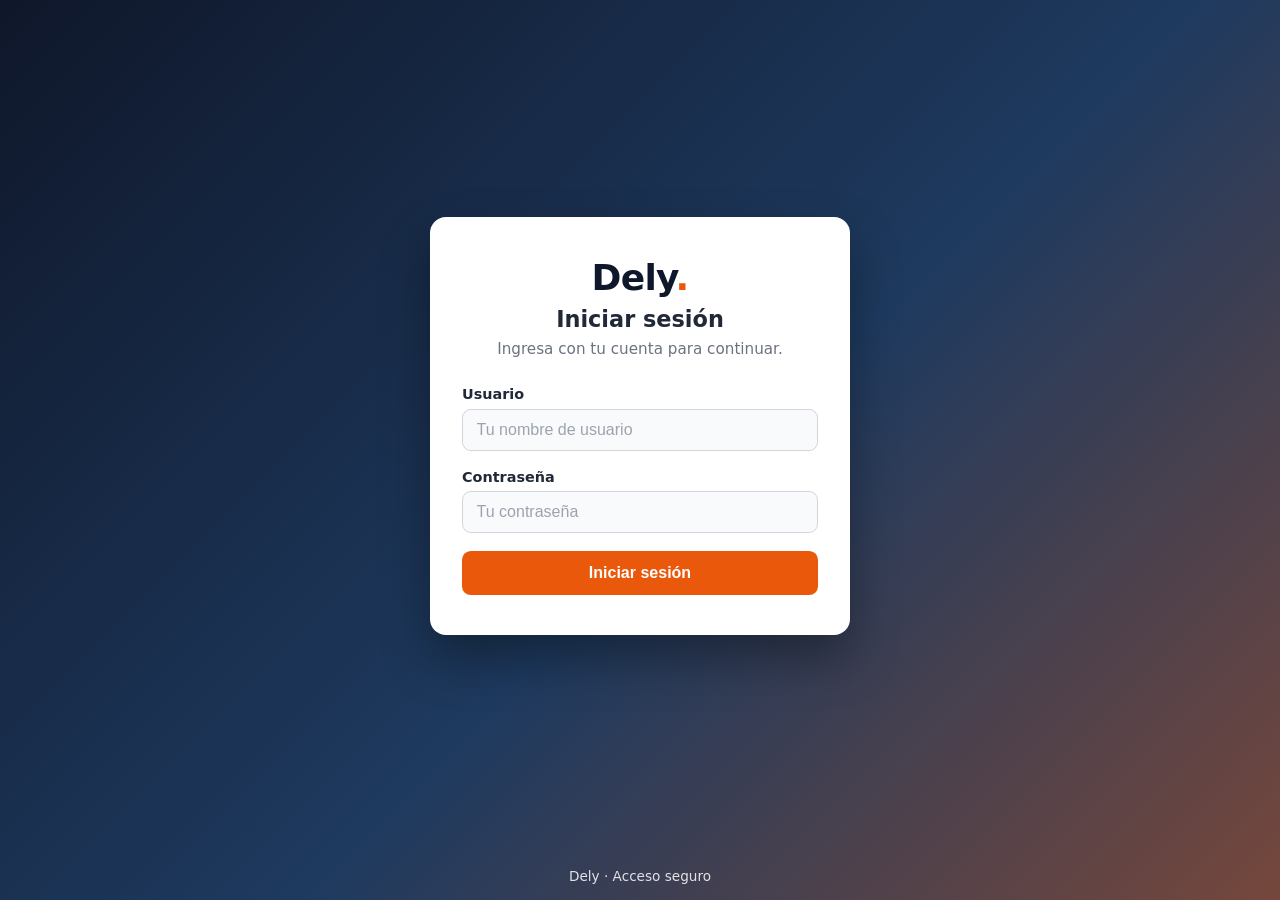
<file: ticket-JOACO/Frontend/index.html>
<!DOCTYPE html>
<html lang="es">
<head>
    <meta charset="UTF-8">

    <meta
        name="viewport"
        content="width=device-width, initial-scale=1.0"
    >

    <meta
        name="description"
        content="Dely - Inicia sesión para acceder a tu cuenta."
    >

    <title>Iniciar sesión | Dely</title>

    <link rel="stylesheet" href="css/estilos.css?v=2">

    <script src="js/login.js" defer></script>  <!--el defer hace que el codigo js se cargue desde el inicio-->

</head>

<body class="dely-login">
    <main class="dely-login__contenedor">
        <section
            class="dely-login__tarjeta"
            aria-labelledby="titulo-login"
        >
            <header class="dely-login__marca">
                <p class="dely-login__logo" aria-hidden="true">
                    Dely<span class="dely-login__punto">.</span>
                </p>

                <h1 id="titulo-login">
                    Iniciar sesión
                </h1>

                <p class="dely-login__subtitulo">
                    Ingresa con tu cuenta para continuar.
                </p>
            </header>

            <form id="formulario-login">
                <div class="dely-login__campo">
                    <label
                        class="dely-login__etiqueta"
                        for="usuario"
                    >
                        Usuario
                    </label>

                    <input
                        class="dely-login__input"
                        type="text"
                        id="usuario"
                        name="usuario"
                        maxlength="50"
                        autocomplete="username"
                        placeholder="Tu nombre de usuario"
                        required
                    >
                </div>

                <div class="dely-login__campo">
                    <label
                        class="dely-login__etiqueta"
                        for="password"
                    >
                        Contraseña
                    </label>

                    <input
                        class="dely-login__input"
                        type="password"
                        id="password"
                        name="password"
                        autocomplete="current-password"
                        placeholder="Tu contraseña"
                        required
                    >
                </div>

                <p
                    id="mensaje-error"
                    class="dely-login__error"
                    role="alert"
                    hidden
                ></p>

                <button
                    class="dely-login__boton"
                    type="submit"
                >
                    Iniciar sesión
                </button>
            </form>
        </section>
    </main>

    <footer class="dely-login__pie">
        <p>Dely · Acceso seguro</p>
    </footer>
</body>
</html>
</file>
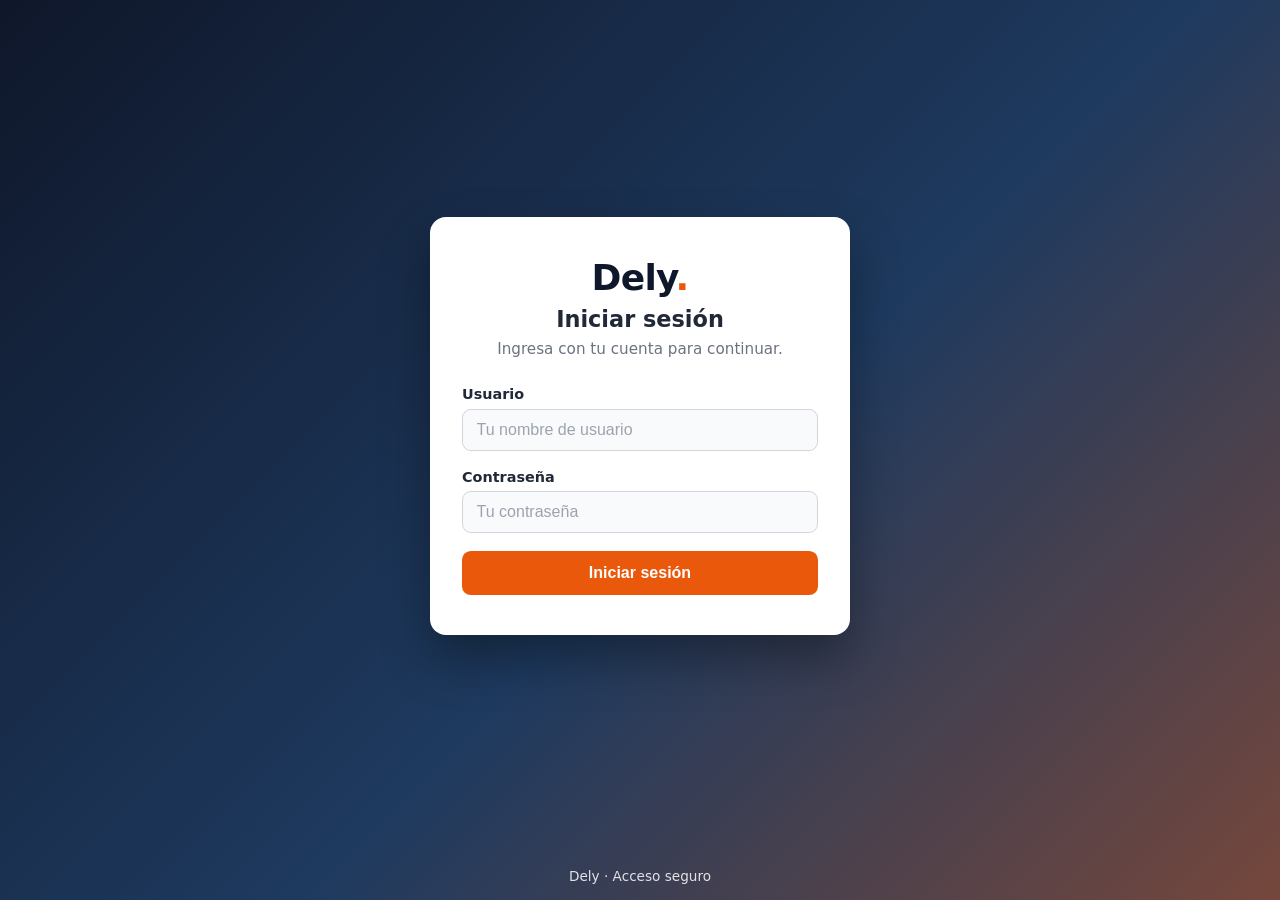
<file: ticket-JOACO/Frontend/templates/crear-usuario.html>
<!DOCTYPE html>
<html lang="es">
<head>
    <meta charset="UTF-8">

    <meta
        name="viewport"
        content="width=device-width, initial-scale=1.0"
    >

    <title>Crear usuario | Dely</title>

    <link rel="stylesheet" href="../css/estilos.css?v=2">

    <script src="../js/crear-usuario.js" defer></script>

</head>

<body class="dely-app">
    <header class="dely-app__encabezado">
        <h1 class="dely-app__titulo">Crear usuario</h1>

        <nav class="dely-app__nav">
            <a class="dely-app__enlace" href="encargado.html">Volver</a>
        </nav>
    </header>

    <main class="dely-app__principal">
        <section class="dely-app__tarjeta">
            <h2 class="dely-app__subtitulo">
                Datos del nuevo usuario
            </h2>

            <form id="formulario-usuario">
                <div class="dely-app__campo">
                    <label class="dely-app__etiqueta" for="cedula">Cédula</label>

                    <input class="dely-app__input"
                        type="text"
                        id="cedula"
                        name="cedula"
                        minlength="8"
                        maxlength="8"
                        inputmode="numeric"
                        required
                    >
                </div>

                <div class="dely-app__campo">
                    <label class="dely-app__etiqueta" for="nombre">Nombre</label>

                    <input class="dely-app__input"
                        type="text"
                        id="nombre"
                        name="nombre"
                        autocomplete="given-name"
                        required
                    >
                </div>

                <div class="dely-app__campo">
                    <label class="dely-app__etiqueta" for="apellido">Apellido</label>

                    <input class="dely-app__input"
                        type="text"
                        id="apellido"
                        name="apellido"
                        autocomplete="family-name"
                        required
                    >
                </div>

                <div class="dely-app__campo">
                    <label class="dely-app__etiqueta" for="usuario">Nombre de usuario</label>

                    <input class="dely-app__input"
                        type="text"
                        id="usuario"
                        name="usuario"
                        minlength="3"
                        maxlength="50"
                        autocomplete="username"
                        required
                    >
                </div>

                <div class="dely-app__campo">
                    <label class="dely-app__etiqueta" for="password">Contraseña</label>

                    <input class="dely-app__input"
                        type="password"
                        id="password"
                        name="password"
                        minlength="8"
                        autocomplete="new-password"
                        required
                    >
                </div>

                <div class="dely-app__campo">
                    <label class="dely-app__etiqueta" for="rol">Rol</label>

                    <select class="dely-app__input" id="rol" name="rol" required>
                        <option value="">Selecciona un rol</option>
                        <option value="repartidor">Repartidor</option>
                        <option value="encargado">Encargado</option>
                    </select>
                </div>

                <p class="dely-app__error" id="mensaje-error" role="alert" hidden></p>

                <p class="dely-app__exito" id="mensaje-exito" role="status" hidden></p>

                <button class="dely-app__boton" type="submit">
                    Crear usuario
                </button>
            </form>
        </section>
    </main>
</body>
</html>
</file>
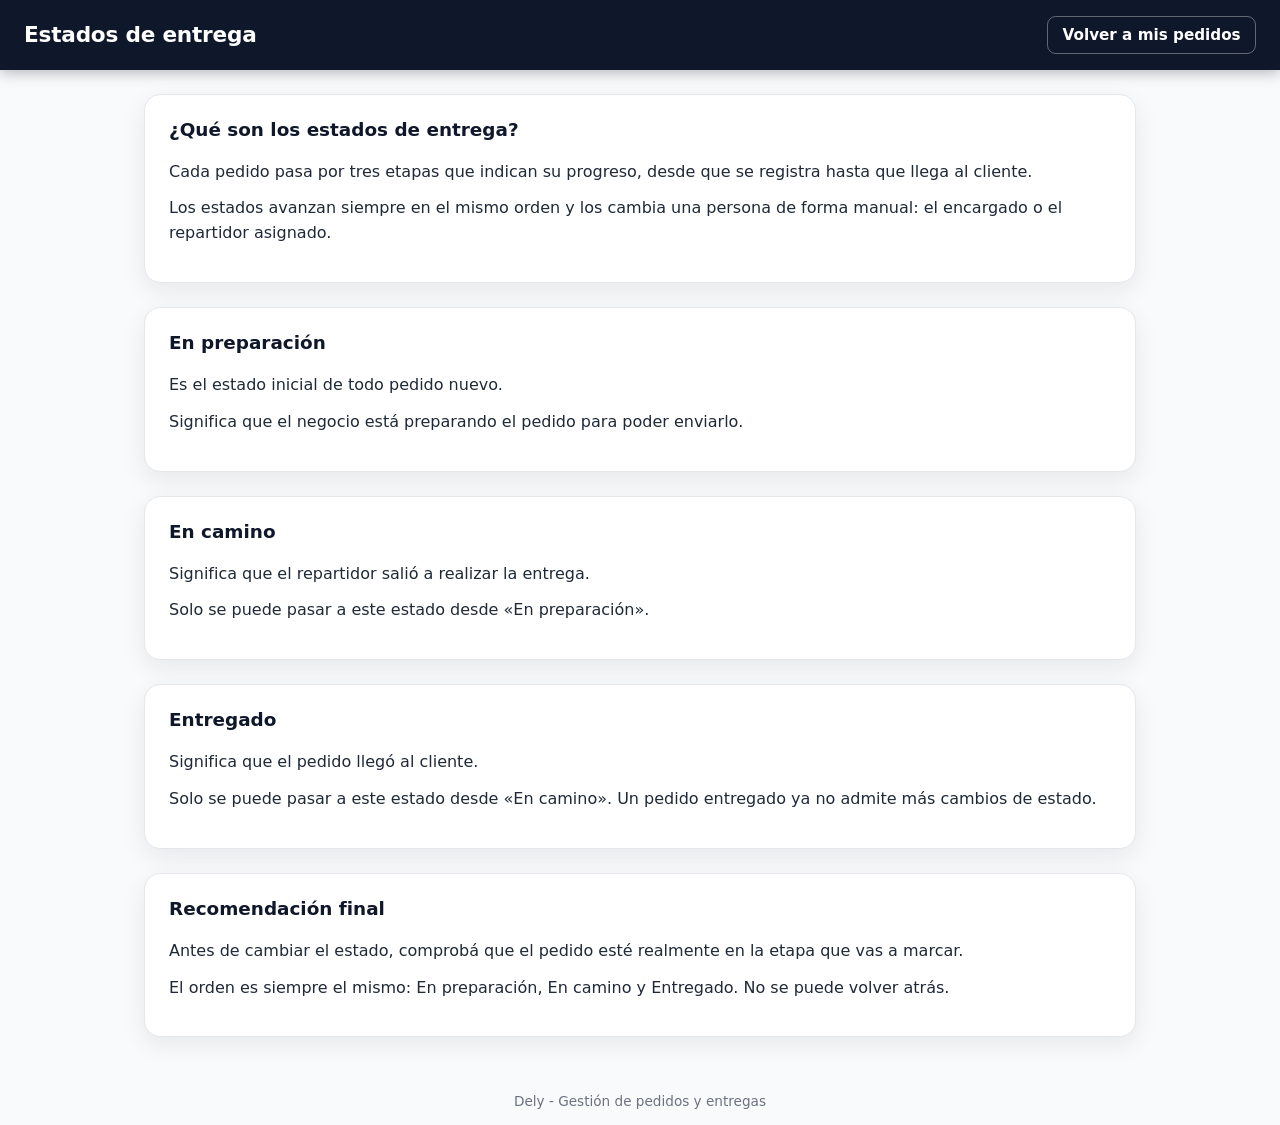
<file: ticket-JOACO/Frontend/templates/criterios-prioridad.html>
<!DOCTYPE html>
<html lang="es">
<head>
    <meta charset="UTF-8">

    <meta
        name="viewport"
        content="width=device-width, initial-scale=1.0"
    >

    <meta
        name="description"
        content="Etapas de entrega de un pedido en Dely."
    >

    <title>Estados de entrega | Dely</title>

    <link rel="stylesheet" href="../css/estilos.css?v=2">

</head>

<body class="dely-app">
    <header class="dely-app__encabezado">
        <h1 class="dely-app__titulo">Estados de entrega</h1>

        <nav class="dely-app__nav">
            <a class="dely-app__enlace" href="repartidor.html">
                Volver a mis pedidos
            </a>
        </nav>
    </header>

    <main class="dely-app__principal">
        <section class="dely-app__tarjeta" aria-labelledby="introduccion">
            <h2 class="dely-app__subtitulo" id="introduccion">
                ¿Qué son los estados de entrega?
            </h2>

            <p>
                Cada pedido pasa por tres etapas que indican su
                progreso, desde que se registra hasta que llega al
                cliente.
            </p>

            <p>
                Los estados avanzan siempre en el mismo orden y los
                cambia una persona de forma manual: el encargado o
                el repartidor asignado.
            </p>
        </section>

        <section class="dely-app__tarjeta" aria-labelledby="estado-preparacion">
            <h2 class="dely-app__subtitulo" id="estado-preparacion">En preparación</h2>

            <p>
                Es el estado inicial de todo pedido nuevo.
            </p>

            <p>
                Significa que el negocio está preparando el pedido
                para poder enviarlo.
            </p>
        </section>

        <section class="dely-app__tarjeta" aria-labelledby="estado-camino">
            <h2 class="dely-app__subtitulo" id="estado-camino">En camino</h2>

            <p>
                Significa que el repartidor salió a realizar la
                entrega.
            </p>

            <p>
                Solo se puede pasar a este estado desde
                «En preparación».
            </p>
        </section>

        <section class="dely-app__tarjeta" aria-labelledby="estado-entregado">
            <h2 class="dely-app__subtitulo" id="estado-entregado">Entregado</h2>

            <p>
                Significa que el pedido llegó al cliente.
            </p>

            <p>
                Solo se puede pasar a este estado desde «En camino».
                Un pedido entregado ya no admite más cambios de
                estado.
            </p>
        </section>

        <section class="dely-app__tarjeta" aria-labelledby="recomendacion">
            <h2 class="dely-app__subtitulo" id="recomendacion">Recomendación final</h2>

            <p>
                Antes de cambiar el estado, comprobá que el pedido
                esté realmente en la etapa que vas a marcar.
            </p>

            <p>
                El orden es siempre el mismo: En preparación, En
                camino y Entregado. No se puede volver atrás.
            </p>
        </section>
    </main>

    <footer class="dely-app__pie">
        <p>Dely - Gestión de pedidos y entregas</p>
    </footer>
</body>
</html>
</file>
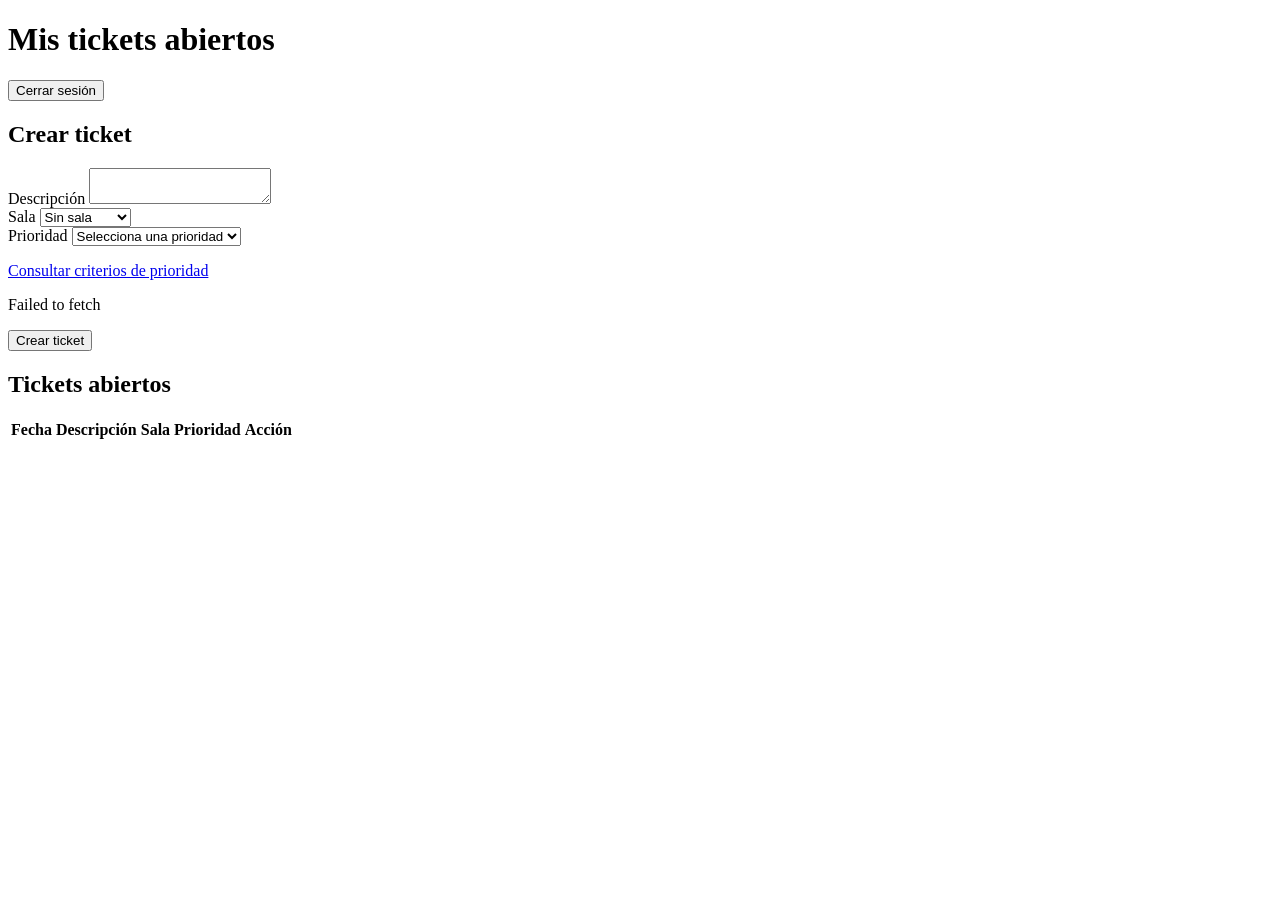
<file: ticket-JOACO/Frontend/templates/docente.html>
<!DOCTYPE html>
<html lang="es">
<head>
    <meta charset="UTF-8">

    <meta
        name="viewport"
        content="width=device-width, initial-scale=1.0"
    >

    <title>Mis tickets</title>

    <link rel="stylesheet" href="../css/estilos.css">

    <script src="../js/docente.js" defer></script>

</head>

<body>
    <header>
        <h1>Mis tickets abiertos</h1>

        <button id="boton-logout" type="button">
            Cerrar sesión
        </button>
    </header>

    <main>
        <section>
            <h2 id="titulo-formulario">Crear ticket</h2>

            <form id="formulario-ticket">
                <input
                    type="hidden"
                    id="id-ticket"
                >

                <div>
                    <label for="descripcion">
                        Descripción
                    </label>

                    <textarea
                        id="descripcion"
                        maxlength="2000"
                        required
                    ></textarea>
                </div>

                <div>
                    <label for="sala">Sala</label>

                    <select id="sala">
                        <option value="">
                            Sin sala
                        </option>
                        <option value="Salón 5">Salón 5</option>
                        <option value="Salón 6">Salón 6</option>
                        <option value="Salón 7">Salón 7</option>
                        <option value="Adscripción">Adscripción</option>
                        <option value="Dirección">Dirección</option>
                        <option value="Campus">Campus</option>
                    </select>
                </div>

                <div>
                    <label for="prioridad">Prioridad</label>

                    <select id="prioridad" required>
                        <option value="">
                            Selecciona una prioridad
                        </option>
                    </select>
                     <p>
                        <a href="criterios-prioridad.html">
                            Consultar criterios de prioridad
                        </a>
                    </p>
                </div>

                <p id="mensaje-error" role="alert" hidden></p>
                <p id="mensaje-exito" role="status" hidden></p>

                <button type="submit">
                    Crear ticket
                </button>

                <button
                    id="boton-cancelar"
                    type="button"
                    hidden
                >
                    Cancelar modificación
                </button>
            </form>
        </section>

        <section>
            <h2>Tickets abiertos</h2>

            <table>
                <thead>
                    <tr>
                        <th>Fecha</th>
                        <th>Descripción</th>
                        <th>Sala</th>
                        <th>Prioridad</th>
                        <th>Acción</th>
                    </tr>
                </thead>

                <tbody id="lista-tickets"></tbody>
            </table>

            <p id="sin-tickets" hidden>
                No tienes tickets abiertos.
            </p>
        </section>
    </main>
</body>
</html>
</file>
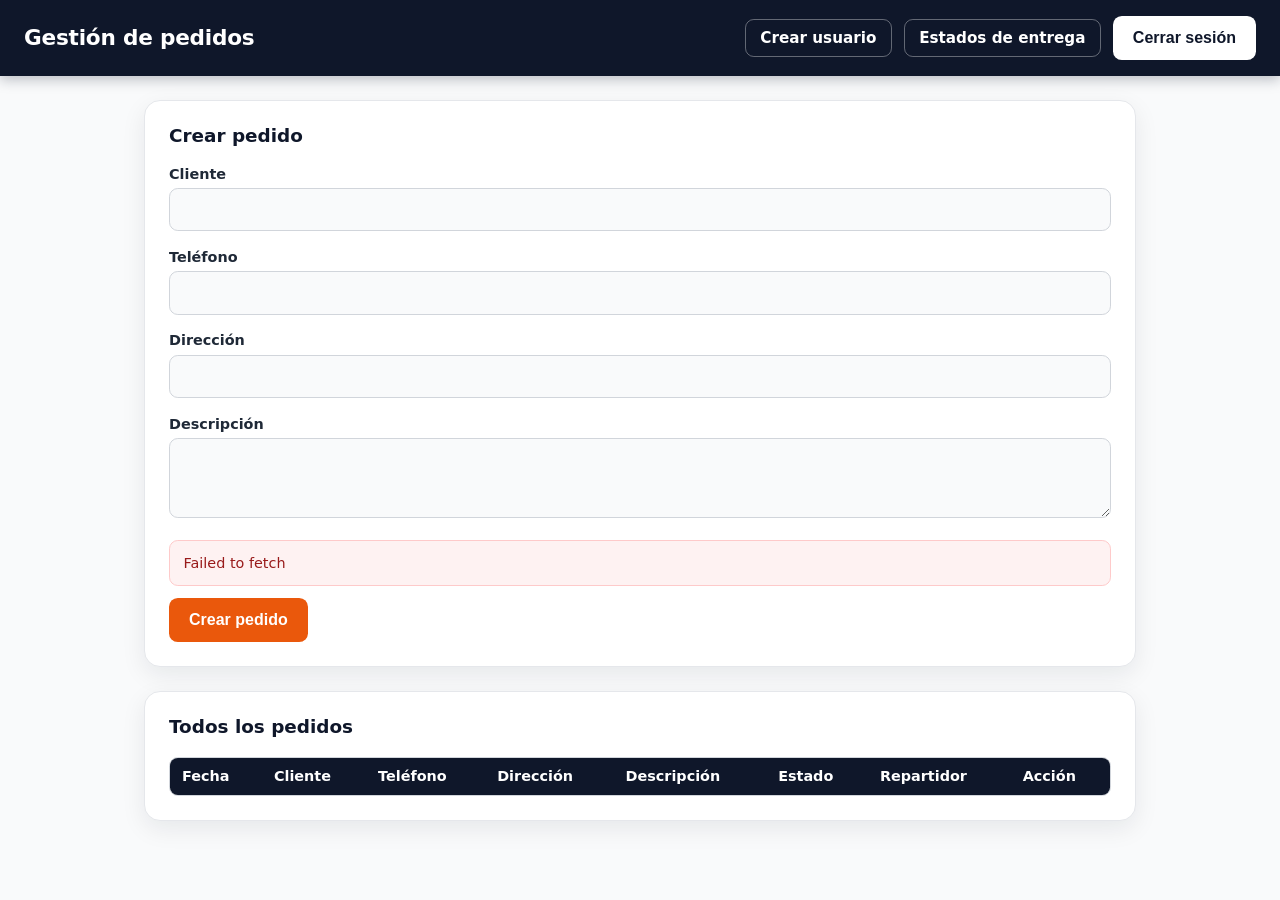
<file: ticket-JOACO/Frontend/templates/encargado.html>
<!DOCTYPE html>
<html lang="es">
<head>
    <meta charset="UTF-8">

    <meta
        name="viewport"
        content="width=device-width, initial-scale=1.0"
    >

    <title>Gestión de pedidos | Dely</title>

    <link rel="stylesheet" href="../css/estilos.css?v=2">

    <script src="../js/encargado.js" defer></script>

</head>

<body class="dely-app">
    <header class="dely-app__encabezado">
        <h1 class="dely-app__titulo">Gestión de pedidos</h1>

        <nav class="dely-app__nav">
            <a class="dely-app__enlace" href="crear-usuario.html">
                Crear usuario
            </a>

            <a class="dely-app__enlace" href="criterios-prioridad.html">
                Estados de entrega
            </a>

            <button class="dely-app__boton dely-app__boton--claro" id="boton-logout" type="button">
                Cerrar sesión
            </button>
        </nav>
    </header>

    <main class="dely-app__principal">
        <section class="dely-app__tarjeta">
            <h2 class="dely-app__subtitulo" id="titulo-formulario">
                Crear pedido
            </h2>

            <form id="formulario-pedido">
                <input
                    type="hidden"
                    id="id-pedido"
                >

                <div class="dely-app__campo">
                    <label class="dely-app__etiqueta" for="cliente">
                        Cliente
                    </label>

                    <input class="dely-app__input"
                        type="text"
                        id="cliente"
                        maxlength="100"
                        required
                    >
                </div>

                <div class="dely-app__campo">
                    <label class="dely-app__etiqueta" for="telefono">
                        Teléfono
                    </label>

                    <input class="dely-app__input"
                        type="tel"
                        id="telefono"
                        maxlength="20"
                        required
                    >
                </div>

                <div class="dely-app__campo">
                    <label class="dely-app__etiqueta" for="direccion">
                        Dirección
                    </label>

                    <input class="dely-app__input"
                        type="text"
                        id="direccion"
                        maxlength="255"
                        required
                    >
                </div>

                <div class="dely-app__campo">
                    <label class="dely-app__etiqueta" for="descripcion">
                        Descripción
                    </label>

                    <textarea class="dely-app__input"
                        id="descripcion"
                        maxlength="2000"
                        required
                    ></textarea>
                </div>

                <div class="dely-app__campo" id="contenedor-estado" hidden>
                    <label class="dely-app__etiqueta" for="estado">Estado</label>

                    <select class="dely-app__input" id="estado">
                        <option value="">
                            Selecciona un estado
                        </option>
                    </select>
                </div>

                <div class="dely-app__campo" id="contenedor-repartidor" hidden>
                    <label class="dely-app__etiqueta" for="repartidor">Repartidor</label>

                    <select class="dely-app__input" id="repartidor">
                        <option value="">
                            Sin asignar
                        </option>
                    </select>
                </div>

                <p class="dely-app__error" id="mensaje-error" role="alert" hidden></p>
                <p class="dely-app__exito" id="mensaje-exito" role="status" hidden></p>

                <button class="dely-app__boton" type="submit">
                    Crear pedido
                </button>

                <button
                    class="dely-app__boton dely-app__boton--secundario" id="boton-cancelar"
                    type="button"
                    hidden
                >
                    Cancelar modificación
                </button>
            </form>
        </section>

        <section class="dely-app__tarjeta">
            <h2 class="dely-app__subtitulo">Todos los pedidos</h2>

            <div class="dely-app__tabla-contenedor">
                <table class="dely-app__tabla">
                    <thead>
                        <tr>
                            <th>Fecha</th>
                            <th>Cliente</th>
                            <th>Teléfono</th>
                            <th>Dirección</th>
                            <th>Descripción</th>
                            <th>Estado</th>
                            <th>Repartidor</th>
                            <th>Acción</th>
                        </tr>
                    </thead>

                    <tbody id="lista-pedidos"></tbody>
                </table>
            </div>

            <p class="dely-app__vacio" id="sin-pedidos" hidden>
                No existen pedidos registrados.
            </p>
        </section>
    </main>
</body>
</html>
</file>
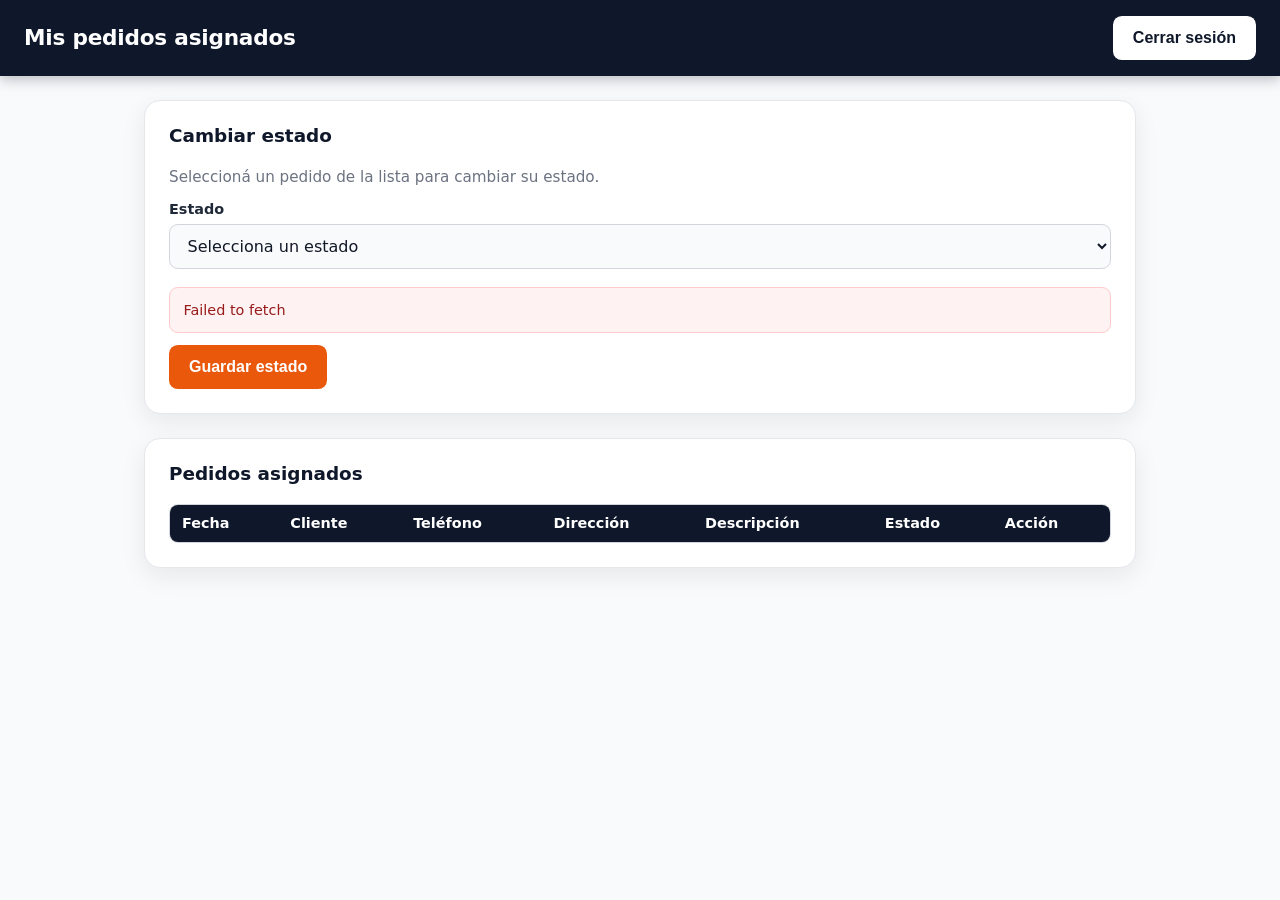
<file: ticket-JOACO/Frontend/templates/repartidor.html>
<!DOCTYPE html>
<html lang="es">
<head>
    <meta charset="UTF-8">

    <meta
        name="viewport"
        content="width=device-width, initial-scale=1.0"
    >

    <title>Mis pedidos | Dely</title>

    <link rel="stylesheet" href="../css/estilos.css?v=2">

    <script src="../js/repartidor.js" defer></script>

</head>

<body class="dely-app">
    <header class="dely-app__encabezado">
        <h1 class="dely-app__titulo">Mis pedidos asignados</h1>

        <button class="dely-app__boton dely-app__boton--claro" id="boton-logout" type="button">
            Cerrar sesión
        </button>
    </header>

    <main class="dely-app__principal">
        <section class="dely-app__tarjeta">
            <h2 class="dely-app__subtitulo" id="titulo-formulario">Cambiar estado</h2>

            <form id="formulario-pedido">
                <input
                    type="hidden"
                    id="id-pedido"
                >

                <p class="dely-app__resumen" id="resumen-pedido">
                    Seleccioná un pedido de la lista para cambiar su estado.
                </p>

                <div class="dely-app__campo">
                    <label class="dely-app__etiqueta" for="estado">Estado</label>

                    <select class="dely-app__input" id="estado" required>
                        <option value="">
                            Selecciona un estado
                        </option>
                    </select>
                </div>

                <p class="dely-app__error" id="mensaje-error" role="alert" hidden></p>
                <p class="dely-app__exito" id="mensaje-exito" role="status" hidden></p>

                <button class="dely-app__boton" type="submit">
                    Guardar estado
                </button>

                <button
                    class="dely-app__boton dely-app__boton--secundario" id="boton-cancelar"
                    type="button"
                    hidden
                >
                    Cancelar
                </button>
            </form>
        </section>

        <section class="dely-app__tarjeta">
            <h2 class="dely-app__subtitulo">Pedidos asignados</h2>

            <div class="dely-app__tabla-contenedor">
                <table class="dely-app__tabla">
                    <thead>
                        <tr>
                            <th>Fecha</th>
                            <th>Cliente</th>
                            <th>Teléfono</th>
                            <th>Dirección</th>
                            <th>Descripción</th>
                            <th>Estado</th>
                            <th>Acción</th>
                        </tr>
                    </thead>

                    <tbody id="lista-pedidos"></tbody>
                </table>
            </div>

            <p class="dely-app__vacio" id="sin-pedidos" hidden>
                No tenés pedidos asignados.
            </p>
        </section>
    </main>
</body>
</html>
</file>
<file: ticket-JOACO/Frontend/css/estilos.css>
/*
--------------------------------------------------------------------------
Dely - Hoja de estilos (B01 + B09)
--------------------------------------------------------------------------
1. Variables de la identidad visual.
2. Reglas compartidas (mismos valores, sin duplicar).
3. Inicio de sesión: alcance .dely-login (solo index.html).
4. Pantallas internas: alcance .dely-app.
5. Responsive: tablets y celulares (solo pantallas internas).

El orden importa: primero lo compartido, después lo específico, que es
lo que gana ante igual especificidad.
*/

/* 1. Variables: paleta oficial Dely. */
:root {
    --dely-azul-oscuro: #0f172a;
    --dely-azul: #1e3a5f;
    --dely-naranja: #ea580c;
    --dely-naranja-oscuro: #c2410c;
    --dely-blanco: #ffffff;
    --dely-gris-claro: #f9fafb;
    --dely-gris-texto: #6b7280;
    --dely-texto: #1f2937;
    --dely-texto-oscuro: #111827;
    --dely-borde: #d1d5db;
    --dely-borde-claro: #e5e7eb;
    --dely-gris-medio: #9ca3af;
    --dely-naranja-suave: #fdba74;
    --dely-error: #991b1b;
    --dely-error-fondo: #fef2f2;
    --dely-error-borde: #fecaca;
    --dely-exito: #166534;
    --dely-exito-fondo: #f0fdf4;
    --dely-exito-borde: #bbf7d0;
    --dely-aviso: #854d0e;
    --dely-aviso-fondo: #fef9c3;
    --dely-aviso-borde: #fde047;
    --dely-info-fondo: #eff6ff;
    --dely-info-borde: #bfdbfe;
    --dely-blanco-suave: rgba(255, 255, 255, 0.85);
    --dely-blanco-borde: rgba(255, 255, 255, 0.35);
    --dely-radio: 0.55rem;
    --dely-radio-tarjeta: 1rem;
    --dely-sombra-login: 0 1.5rem 3rem rgba(0, 0, 0, 0.35);
    --dely-sombra-tarjeta: 0 0.5rem 1.5rem rgba(15, 23, 42, 0.08);
    --dely-sombra-encabezado: 0 0.25rem 0.75rem rgba(15, 23, 42, 0.25);
    --dely-foco: 0 0 0 3px rgba(234, 88, 12, 0.18);
    --dely-fondo-login: linear-gradient(135deg, #0f172a 0%, #1e3a5f 55%, #ea580c 160%);
    --dely-fuente: "Segoe UI", system-ui, -apple-system, Arial, sans-serif;
}

/* 2. Reglas compartidas por login y pantallas internas. */
.dely-login *,
.dely-login *::before,
.dely-login *::after,
.dely-app *,
.dely-app *::before,
.dely-app *::after {
    box-sizing: border-box;
}

/* Campos del formulario: bordes grises, foco naranja. */
.dely-login__campo,
.dely-app__campo {
    margin-bottom: 1.1rem;
}

.dely-login__etiqueta,
.dely-app__etiqueta {
    display: block;
    margin-bottom: 0.4rem;
    font-size: 0.9rem;
    font-weight: 600;
}

.dely-login__input,
.dely-app__input {
    width: 100%;
    padding: 0.7rem 0.85rem;
    font-size: 1rem;
    color: var(--dely-texto-oscuro);
    background-color: var(--dely-gris-claro);
    border: 1px solid var(--dely-borde);
    border-radius: var(--dely-radio);
    outline: none;
    transition: border-color 0.15s ease, box-shadow 0.15s ease;
}

.dely-login__input::placeholder,
.dely-app__input::placeholder {
    color: var(--dely-gris-medio);
}

.dely-login__input:focus,
.dely-app__input:focus {
    border-color: var(--dely-naranja);
    background-color: var(--dely-blanco);
    box-shadow: var(--dely-foco);
}

.dely-login__input:disabled,
.dely-app__input:disabled {
    opacity: 0.65;
}

/* Mensaje de error. */
.dely-login__error,
.dely-app__error {
    margin: 0 0 1.1rem;
    padding: 0.7rem 0.85rem;
    font-size: 0.9rem;
    color: var(--dely-error);
    background-color: var(--dely-error-fondo);
    border: 1px solid var(--dely-error-borde);
    border-radius: var(--dely-radio);
}

/* Botón principal naranja. */
.dely-login__boton,
.dely-app__boton {
    font-size: 1rem;
    font-weight: 700;
    color: var(--dely-blanco);
    background-color: var(--dely-naranja);
    border: none;
    border-radius: var(--dely-radio);
    cursor: pointer;
    transition: background-color 0.15s ease, transform 0.05s ease;
}

.dely-login__boton:hover,
.dely-app__boton:hover {
    background-color: var(--dely-naranja-oscuro);
}

.dely-login__boton:active,
.dely-app__boton:active {
    transform: scale(0.99);
}

.dely-login__boton:disabled,
.dely-app__boton:disabled {
    background-color: var(--dely-naranja-suave);
    cursor: wait;
}

/* 3. Inicio de sesión (conserva la apariencia exacta de B01). */
.dely-login {
    min-height: 100vh;
    margin: 0;
    display: flex;
    flex-direction: column;
    font-family: var(--dely-fuente);
    color: var(--dely-texto);
    background: var(--dely-fondo-login);
}

.dely-login__contenedor {
    flex: 1;
    display: flex;
    align-items: center;
    justify-content: center;
    padding: 2rem 1rem;
}

/* Tarjeta central con el formulario. */
.dely-login__tarjeta {
    width: 100%;
    max-width: 420px;
    background-color: var(--dely-blanco);
    border-radius: var(--dely-radio-tarjeta);
    box-shadow: var(--dely-sombra-login);
    padding: 2.5rem 2rem;
}

/* Marca Dely. */
.dely-login__marca {
    margin-bottom: 1.75rem;
    text-align: center;
}

.dely-login__logo {
    margin: 0 0 0.5rem;
    font-size: 2.25rem;
    font-weight: 800;
    letter-spacing: -0.02em;
    color: var(--dely-azul-oscuro);
}

.dely-login__punto {
    color: var(--dely-naranja);
}

.dely-login__marca h1 {
    margin: 0 0 0.5rem;
    font-size: 1.4rem;
    font-weight: 700;
}

.dely-login__subtitulo {
    margin: 0;
    font-size: 0.95rem;
    color: var(--dely-gris-texto);
}

/* Medidas propias del botón del login (el resto es compartido). */
.dely-login__boton {
    width: 100%;
    padding: 0.8rem;
}

/* Pie de página. */
.dely-login__pie {
    text-align: center;
    padding: 1rem;
    font-size: 0.85rem;
    color: var(--dely-blanco-suave);
}

.dely-login__pie p {
    margin: 0;
}

/* 4. Pantallas internas (encargado, repartidor, crear-usuario, criterios). */
.dely-app {
    min-height: 100vh;
    margin: 0;
    display: flex;
    flex-direction: column;
    font-family: var(--dely-fuente);
    color: var(--dely-texto);
    background-color: var(--dely-gris-claro);
}

/* Encabezado principal: azul oscuro, fijo al hacer scroll. */
.dely-app__encabezado {
    position: sticky;
    top: 0;
    z-index: 10;
    display: flex;
    flex-wrap: wrap;
    align-items: center;
    justify-content: space-between;
    gap: 1rem;
    padding: 1rem 1.5rem;
    color: var(--dely-blanco);
    background-color: var(--dely-azul-oscuro);
    box-shadow: var(--dely-sombra-encabezado);
}

.dely-app__titulo {
    margin: 0;
    font-size: 1.35rem;
    font-weight: 800;
    letter-spacing: -0.01em;
}

.dely-app__nav {
    display: flex;
    flex-wrap: wrap;
    align-items: center;
    gap: 0.75rem;
}

.dely-app__enlace {
    color: var(--dely-blanco);
    text-decoration: none;
    font-size: 0.95rem;
    font-weight: 600;
    padding: 0.55rem 0.9rem;
    border: 1px solid var(--dely-blanco-borde);
    border-radius: var(--dely-radio);
    transition: background-color 0.15s ease;
}

.dely-app__enlace:hover {
    background-color: var(--dely-azul);
}

.dely-app__enlace:focus-visible {
    outline: 2px solid var(--dely-naranja);
    outline-offset: 2px;
}

/* Contenido principal. */
.dely-app__principal {
    flex: 1;
    width: 100%;
    max-width: 64rem;
    margin: 0 auto;
    padding: 1.5rem 1rem 2.5rem;
    display: flex;
    flex-direction: column;
    gap: 1.5rem;
}

/* Tarjetas blancas. */
.dely-app__tarjeta {
    background-color: var(--dely-blanco);
    border: 1px solid var(--dely-borde-claro);
    border-radius: var(--dely-radio-tarjeta);
    box-shadow: var(--dely-sombra-tarjeta);
    padding: 1.5rem;
}

.dely-app__subtitulo {
    margin: 0 0 1.25rem;
    font-size: 1.15rem;
    font-weight: 700;
    color: var(--dely-azul-oscuro);
}

/* Los campos heredan la fuente de la aplicación. */
.dely-app__input {
    font-family: inherit;
}

textarea.dely-app__input {
    min-height: 5rem;
    resize: vertical;
}

select.dely-app__input {
    cursor: pointer;
}

/* Medidas propias del botón interno (el resto es compartido). */
.dely-app__boton {
    padding: 0.8rem 1.25rem;
}

.dely-app__boton:focus-visible {
    outline: 2px solid var(--dely-naranja-oscuro);
    outline-offset: 2px;
}

.dely-app__boton--secundario {
    color: var(--dely-azul-oscuro);
    background-color: var(--dely-blanco);
    border: 1px solid var(--dely-borde);
}

.dely-app__boton--secundario:hover {
    background-color: var(--dely-gris-claro);
}

.dely-app__boton--secundario:disabled {
    background-color: var(--dely-blanco);
    cursor: wait;
}

/* Botón claro sobre el encabezado oscuro (cerrar sesión). */
.dely-app__boton--claro {
    color: var(--dely-azul-oscuro);
    background-color: var(--dely-blanco);
}

.dely-app__boton--claro:hover {
    background-color: var(--dely-gris-claro);
}

/* Mensaje de éxito. */
.dely-app__exito {
    margin: 0 0 1.1rem;
    padding: 0.7rem 0.85rem;
    font-size: 0.9rem;
    color: var(--dely-exito);
    background-color: var(--dely-exito-fondo);
    border: 1px solid var(--dely-exito-borde);
    border-radius: var(--dely-radio);
}

.dely-app__resumen,
.dely-app__vacio {
    margin: 0 0 1.1rem;
    font-size: 0.95rem;
    color: var(--dely-gris-texto);
}

/* Contenedor con scroll horizontal para tablas en pantallas chicas. */
.dely-app__tabla-contenedor {
    overflow-x: auto;
    -webkit-overflow-scrolling: touch;
    max-width: 100%;
}

/* Tablas de pedidos. */
.dely-app__tabla {
    width: 100%;
    min-width: 42rem;
    border-collapse: separate;
    border-spacing: 0;
    font-size: 0.9rem;
    border: 1px solid var(--dely-borde);
    border-radius: var(--dely-radio);
    overflow: hidden;
}

.dely-app__tabla th,
.dely-app__tabla td {
    padding: 0.65rem 0.75rem;
    text-align: left;
    vertical-align: top;
}

.dely-app__tabla thead th {
    color: var(--dely-blanco);
    background-color: var(--dely-azul-oscuro);
    font-weight: 700;
}

.dely-app__tabla tbody tr:nth-child(even) {
    background-color: var(--dely-gris-claro);
}

.dely-app__tabla tbody tr:hover {
    background-color: var(--dely-info-fondo);
}

.dely-app__tabla tbody tr + tr td {
    border-top: 1px solid var(--dely-borde-claro);
}

/* Botones de acción dentro de tablas (naranja, como el principal). */
.dely-app__tabla button {
    padding: 0.45rem 0.8rem;
    font-size: 0.85rem;
    font-weight: 700;
    color: var(--dely-blanco);
    background-color: var(--dely-naranja);
    border: none;
    border-radius: var(--dely-radio);
    cursor: pointer;
    white-space: nowrap;
}

.dely-app__tabla button:hover {
    background-color: var(--dely-naranja-oscuro);
}

/* Insignias semánticas de estado de pedido. */
.dely-app__estado {
    display: inline-block;
    padding: 0.2rem 0.65rem;
    font-size: 0.8rem;
    font-weight: 700;
    border-radius: 999px;
    white-space: nowrap;
}

.dely-app__estado--preparacion {
    color: var(--dely-aviso);
    background-color: var(--dely-aviso-fondo);
    border: 1px solid var(--dely-aviso-borde);
}

.dely-app__estado--camino {
    color: var(--dely-azul);
    background-color: var(--dely-info-fondo);
    border: 1px solid var(--dely-info-borde);
}

.dely-app__estado--entregado {
    color: var(--dely-exito);
    background-color: var(--dely-exito-fondo);
    border: 1px solid var(--dely-exito-borde);
}

/* Texto de pantallas informativas (criterios). */
.dely-app__tarjeta p {
    margin: 0 0 0.75rem;
    line-height: 1.55;
}

.dely-app__tarjeta ul {
    margin: 0.5rem 0 0;
    padding-left: 1.25rem;
}

.dely-app__tarjeta li + li {
    margin-top: 0.5rem;
}

/* Pie de página. */
.dely-app__pie {
    text-align: center;
    padding: 1rem;
    font-size: 0.85rem;
    color: var(--dely-gris-texto);
}

.dely-app__pie p {
    margin: 0;
}

/* 5. Responsive: tablets y celulares (el login ya es fluido). */
@media (max-width: 48rem) {
    .dely-app__encabezado {
        padding: 0.85rem 1rem;
    }

    .dely-app__titulo {
        font-size: 1.15rem;
    }

    .dely-app__principal {
        padding: 1rem 1rem 2rem;
    }

    .dely-app__tarjeta {
        padding: 1rem;
    }

    .dely-app__tabla {
        font-size: 0.85rem;
    }

    .dely-app__tabla th,
    .dely-app__tabla td {
        padding: 0.55rem 0.6rem;
    }
}

@media (max-width: 30rem) {
    .dely-app__titulo {
        font-size: 1.05rem;
    }

    .dely-app__subtitulo {
        font-size: 1.05rem;
    }

    .dely-app__tabla button {
        padding: 0.4rem 0.65rem;
        font-size: 0.8rem;
    }

    .dely-app__tarjeta .dely-app__boton {
        width: 100%;
    }

    .dely-app__tarjeta .dely-app__boton + .dely-app__boton {
        margin-top: 0.6rem;
    }
}
</file>
